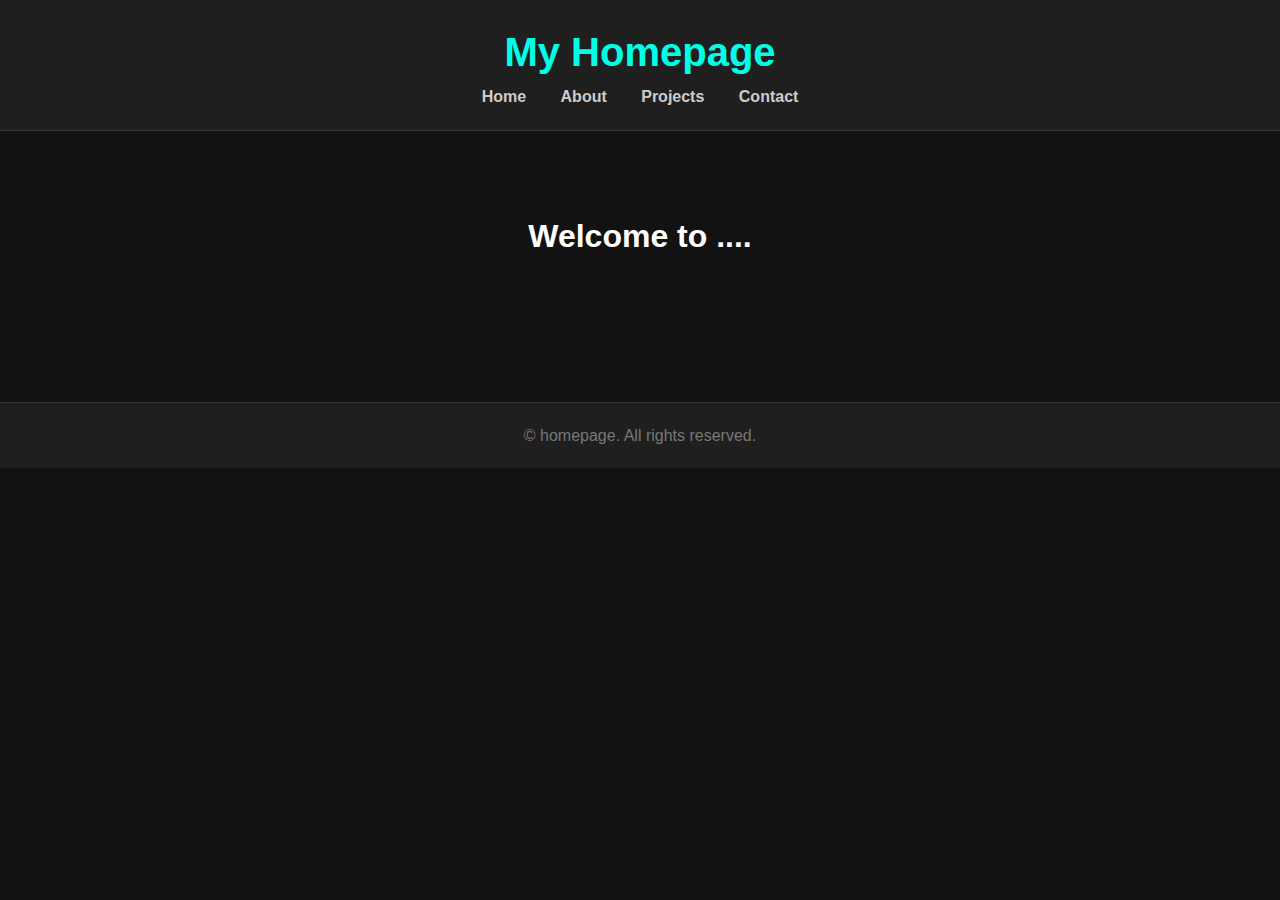
<file: index.html>
<!DOCTYPE html>
<html lang="en">
<head>
  <meta charset="UTF-8" />
  <meta name="viewport" content="width=device-width, initial-scale=1.0"/>
  <title>homepage</title>
  <link rel="stylesheet" href="index.css" />
  
</head>
<body>
  <header>
    <h1>My Homepage</h1>
    <nav>
      <a href="#">Home</a>
      <a href="#">About</a>
      <a href="#">Projects</a>
      <a href="#">Contact</a>
    </nav>
  </header>

  <section class="hero">
    <h2>Welcome to ....</h2>

  </section>

  <footer>
    <p>&copy; homepage. All rights reserved.</p>
  </footer>
</body>
</html>
</file>
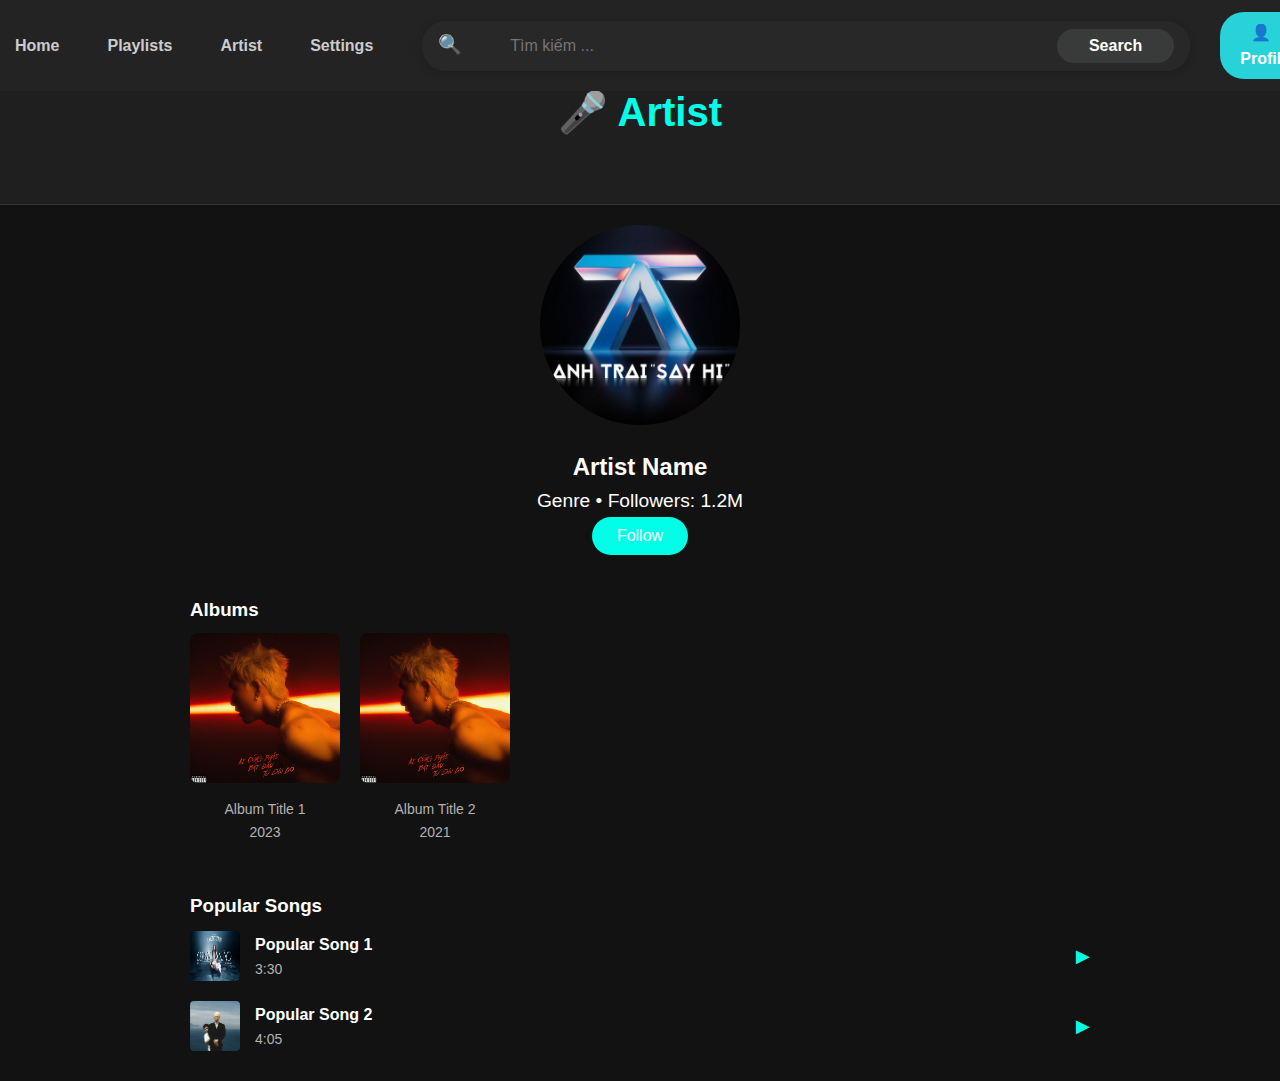
<file: index/artist.html>
<!DOCTYPE html>
<html lang="vi">
<head>
  <meta charset="UTF-8" />
  <meta name="viewport" content="width=device-width, initial-scale=1" />
  <title>Artist - My Music</title>
  <link rel="stylesheet" href="../css/index.css" /> 
    <link rel="stylesheet" href="../css/artist.css" />
</head>
<body>

<header>
    <h1>🎤 Artist</h1>
</section>

  <nav>
  <a href="../index/index.html">Home</a>
  <a href="../index/playlist.html">Playlists</a>
  <a href="../index/artist.html">Artist</a>
  <a href="../index/setting.html">Settings</a>
<div class="search-bar">
  <span class="search-icon" style="margin-right:8px;">🔍</span>
  <input type="text" placeholder="Tìm kiếm ...">
  <button>Search</button>
</div>

 <a href="profile.html" class="profile-btn"><span style="margin-right:8px;">👤</span>Profile</a>
</nav>
</header>

<main class="artist-container">
  <div class="artist-info">
    <img src="../asset/atsh.png" alt="Artist Image" class="artist-photo" />
    <h2>Artist Name</h2>
    <p>Genre • Followers: 1.2M</p>
    <button class="btn-follow">Follow</button>
  </div>

  <section class="artist-albums">
    <h3>Albums</h3>
    <ul class="album-list">
      <li class="album-item">
        <img src="../asset/aicungbatdautudaudo.png" alt="Album Cover" />
        <div>Album Title 1</div>
        <div>2023</div>
      </li>

      <li class="album-item">
        <img src="../asset/aicungbatdautudaudo.png" alt="Album Cover" />
        <div>Album Title 2</div>
        <div>2021</div>
      </li>
    </ul>
  </section>

  <section class="artist-songs">
    <h3>Popular Songs</h3>
    <ul class="song-list">
      <li class="song-item">
        <img src="../asset/cokhinao.png" alt="Song Cover" />
        <div class="song-info">
          <strong>Popular Song 1</strong>
          <span>3:30</span>
        </div>
        <button class="btn-play-small">▶</button>
      </li>
      <li class="song-item">
        <img src="../asset/danhdoi.png" alt="Song Cover" />
        <div class="song-info">
          <strong>Popular Song 2</strong>
          <span>4:05</span>
        </div>
        <button class="btn-play-small">▶</button>
      </li>
    </ul>
  </section>

</main>

</body>
</html>
</file>
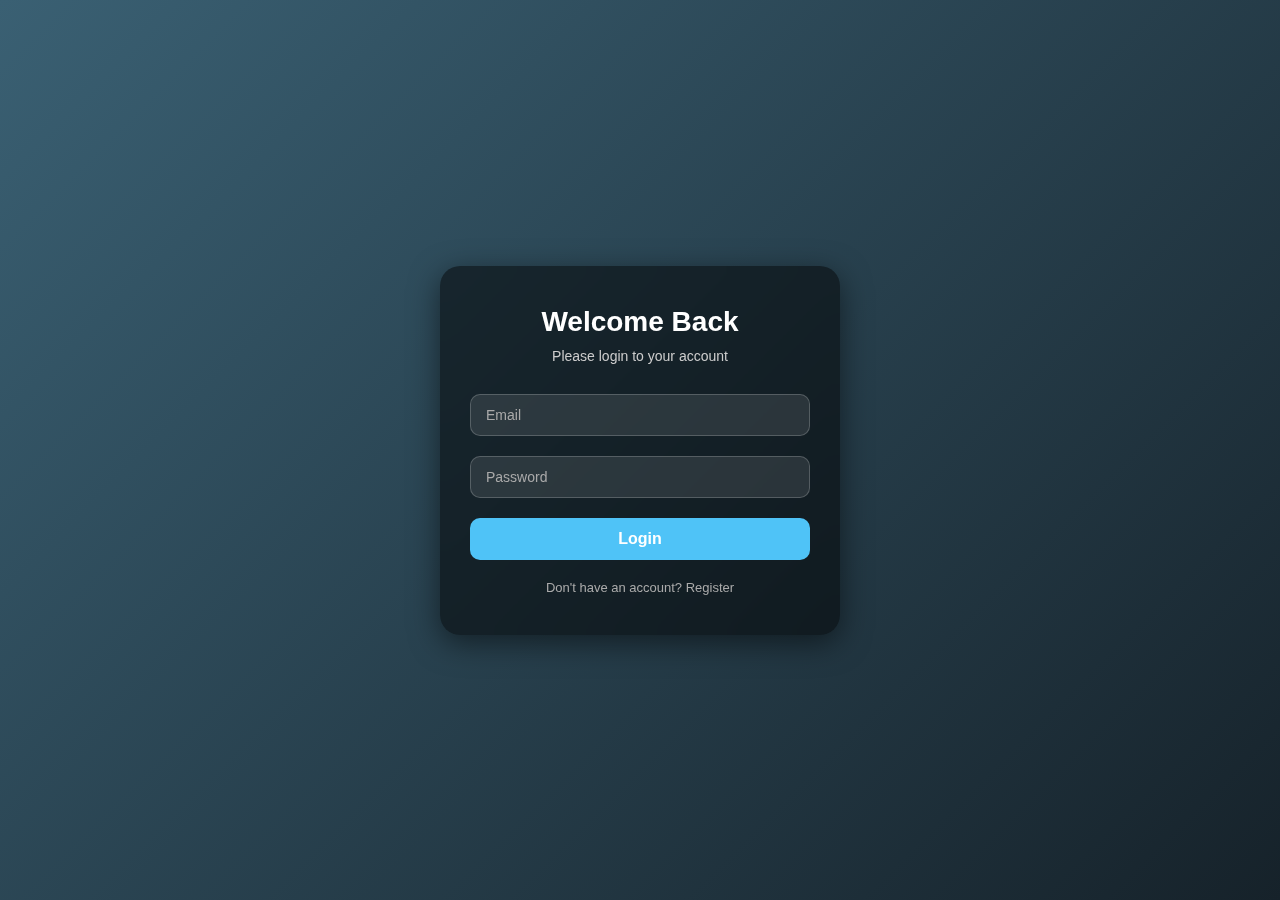
<file: index/login,register.html>
<!DOCTYPE html>
<html lang="en">
<head>

  <meta charset="UTF-8" />
  <meta name="viewport" content="width=device-width, initial-scale=1.0" />
  <title>Login & Register</title>

  <link rel="stylesheet" href="../css/login,register.css" />
</head>
<body>
  <div class="background">
    <div class="login-card">
      <div id="login-form" class="form-container active">
        <h2>Welcome Back</h2>
        <p>Please login to your account</p>
        <form id="login">
          <div class="input-group">
            <input id="email" type="text" placeholder="Email" required />
          </div>
          <div class="input-group">
            <input id="password" type="password" placeholder="Password" required />
          </div>
          <button type="submit">Login</button>
       
        </form>
        <span class="toggle-link" onclick="showRegister()">Don't have an account? Register</span>
      </div>

      <div id="register-form" class="form-container">
        <h2>Create Account</h2>
        <p>Please fill in the details</p>
        <form id="register">
          <div class="input-group">
            <input id="username" type="text" placeholder="Username" required />
          </div>
          <div class="input-group">
            <input id="email2" type="email" placeholder="Email" required />
          </div>
          <div class="input-group">
            <input id="password2" type="password" placeholder="Password" required />
          </div>
          <div class="input-group">
            <input id="confirmpassword" type="password" placeholder="Confirm Password" required />
          </div>
          <button type="submit">Register</button>
        </form>
        <span class="toggle-link" onclick="showLogin()">Already have an account? Login</span>
      </div>
    </div>
  </div>

  
<script src="../js/login.js"></script>
<script src="../js/register.js"></script>

</body>
</html>
</file>
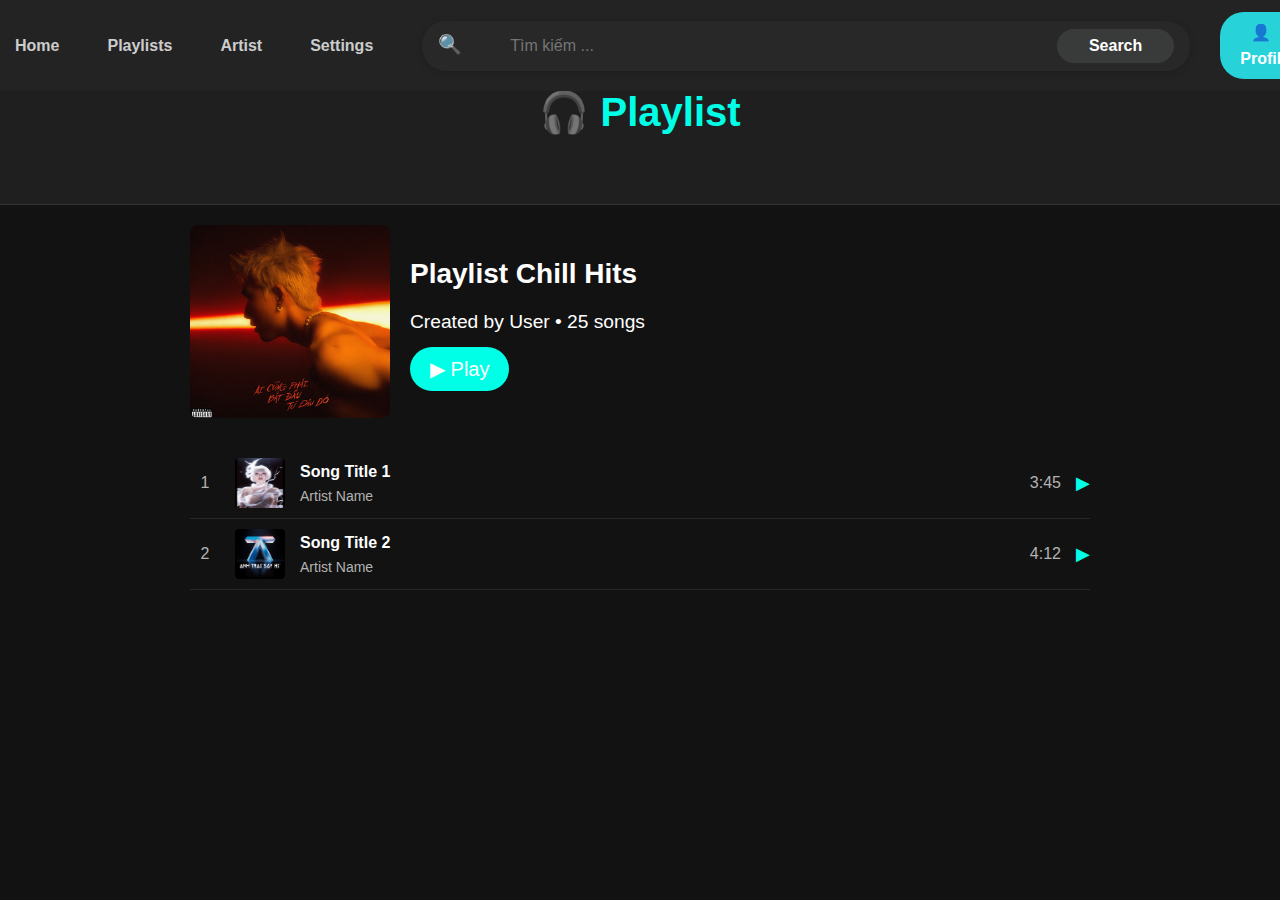
<file: index/playlist.html>
<!DOCTYPE html>
<html lang="vi">
<head>
  <meta charset="UTF-8" />
  <meta name="viewport" content="width=device-width, initial-scale=1" />
  <title>Playlist - My Music</title>
  <link rel="stylesheet" href="../css/index.css" />  
  <link rel="stylesheet" href="../css/playlist.css" />  
</head>
<body>

<header>
  <h1>🎧 Playlist</h1>
  <nav>
  <a href="../index/index.html">Home</a>
  <a href="../index/playlist.html">Playlists</a>
  <a href="../index/artist.html">Artist</a>
  <a href="../index/setting.html">Settings</a>
<div class="search-bar">
  <span class="search-icon" style="margin-right:8px;">🔍</span>
  <input type="text" placeholder="Tìm kiếm ...">
  <button>Search</button>
</div>

 <a href="profile.html" class="profile-btn"><span style="margin-right:8px;">👤</span>Profile</a>
</nav>

</header>

<main class="playlist-container">
  <div class="playlist-info">
    <img src="../asset/aicungbatdautudaudo.png" alt="Playlist Cover" class="playlist-cover" />
    <div class="playlist-details">
      <h2>Playlist Chill Hits</h2>
      <p>Created by User • 25 songs</p>
      <button class="btn-play">▶ Play</button>
    </div>
  </div>

  <ul class="song-list">
    <li class="song-item">
      <div class="song-index">1</div>
      <img src="../asset/hansara.png" alt="Song Cover" />
      <div class="song-info">
        <strong>Song Title 1</strong>
        <span>Artist Name</span>
      </div>
      <div class="song-duration">3:45</div>
      <button class="btn-play-small">▶</button>
    </li>

    <li class="song-item">
      <div class="song-index">2</div>
      <img src="../asset/atsh.png" alt="Song Cover" />
      <div class="song-info">
        <strong>Song Title 2</strong>
        <span>Artist Name</span>
      </div>
      <div class="song-duration">4:12</div>
      <button class="btn-play-small">▶</button>
    </li>

  
  </ul>
</main>

</body>
</html>
</file>
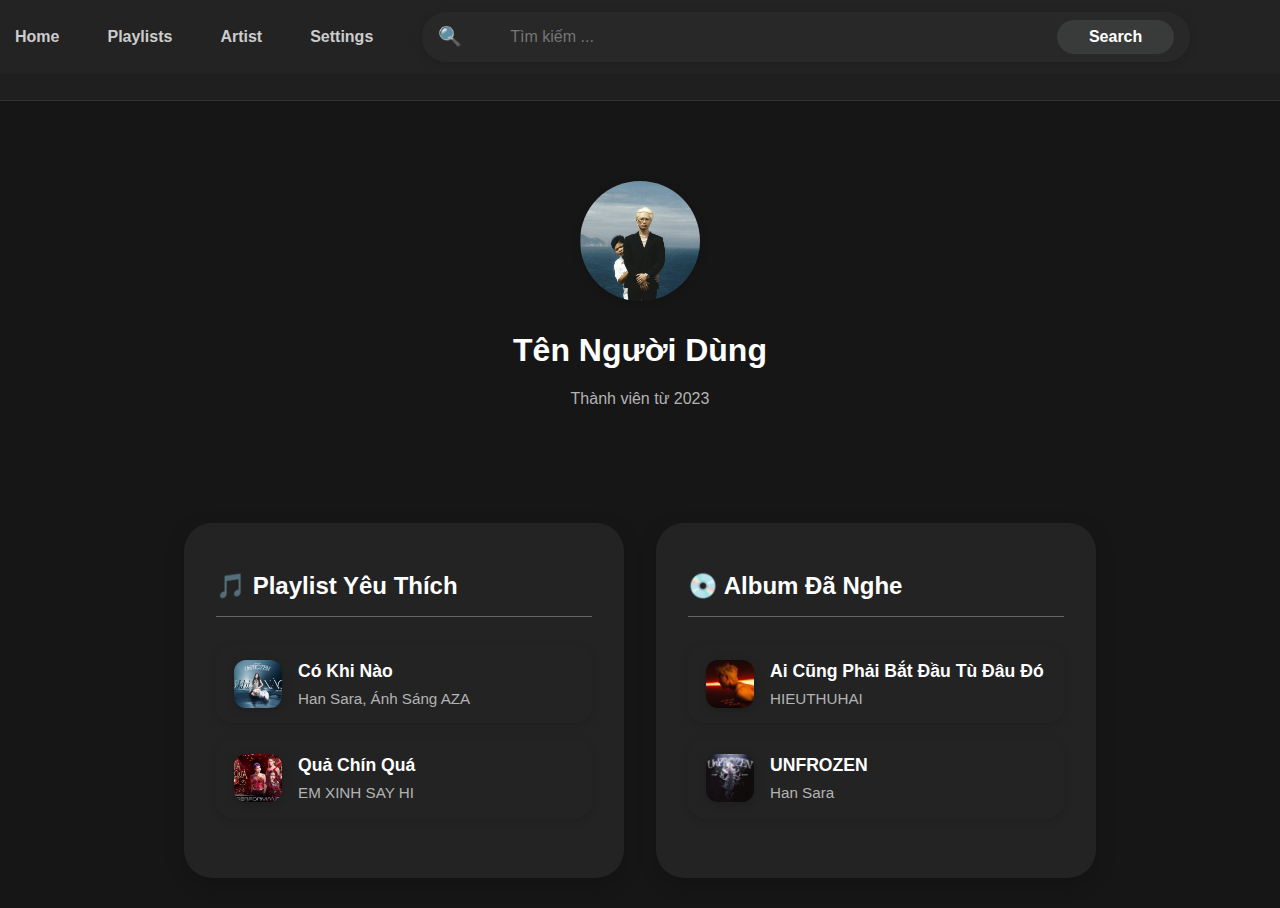
<file: index/profile.html>
<!DOCTYPE html>
<html lang="en">
<head>
  <meta charset="UTF-8" />
  <meta name="viewport" content="width=device-width, initial-scale=1.0"/>
  <title>Profile</title>
  <link rel="stylesheet" href="../css/index.css" />
</head>
<body>
  <header>
    <nav>
    <nav>
  <a href="../index/index.html">Home</a>
  <a href="../index/playlist.html">Playlists</a>
  <a href="../index/artist.html">Artist</a>
  <a href="../index/setting.html">Settings</a>
<div class="search-bar">
  <span class="search-icon" style="margin-right:8px;">🔍</span>
  <input type="text" placeholder="Tìm kiếm ...">
  <button>Search</button>
</div>
    </nav>
  </header>

  <section class="hero" style="text-align:center;">
    <img src="../asset/danhdoi.png" alt="Avatar" style="width:120px;height:120px;border-radius:50%;box-shadow:0 2px 8px rgba(0,0,0,0.18);margin-bottom:16px;">
    <h2 style="color:#fff;">Tên Người Dùng</h2>
    <div style="color:#b3b3b3;">Thành viên từ 2023</div>
  </section>

  <div class="section-row">
    <div class="title">
      <h2>🎵 Playlist Yêu Thích</h2>
      <ul>
        <li>
          <img src="../asset/cokhinao.png" alt="Có Khi Nào">
          <div>
            <strong>Có Khi Nào</strong>
            <div class="author">Han Sara, Ánh Sáng AZA</div>
          </div>
        </li>
        <li>
          <img src="../asset/quachinqua.png" alt="Quả Chín Quá">
          <div>
            <strong>Quả Chín Quá</strong>
            <div class="author">EM XINH SAY HI</div>
          </div>
        </li>
      </ul>
    </div>
    <div class="title">
      <h2>💿 Album Đã Nghe</h2>
      <ul>
        <li>
          <img src="../asset/aicungbatdautudaudo.png" alt="Ai Cũng Phải Bắt Đầu Tù Đâu Đó">
          <div>
            <strong>Ai Cũng Phải Bắt Đầu Tù Đâu Đó</strong>
            <div class="author">HIEUTHUHAI</div>
          </div>
        </li>
        <li>
          <img src="../asset/unfrozen.png" alt="UNFROZEN">
          <div>
            <strong>UNFROZEN</strong>
            <div class="author">Han Sara</div>
          </div>
        </li>
      </ul>
    </div>
  </div>
</body>
</html>
</file>
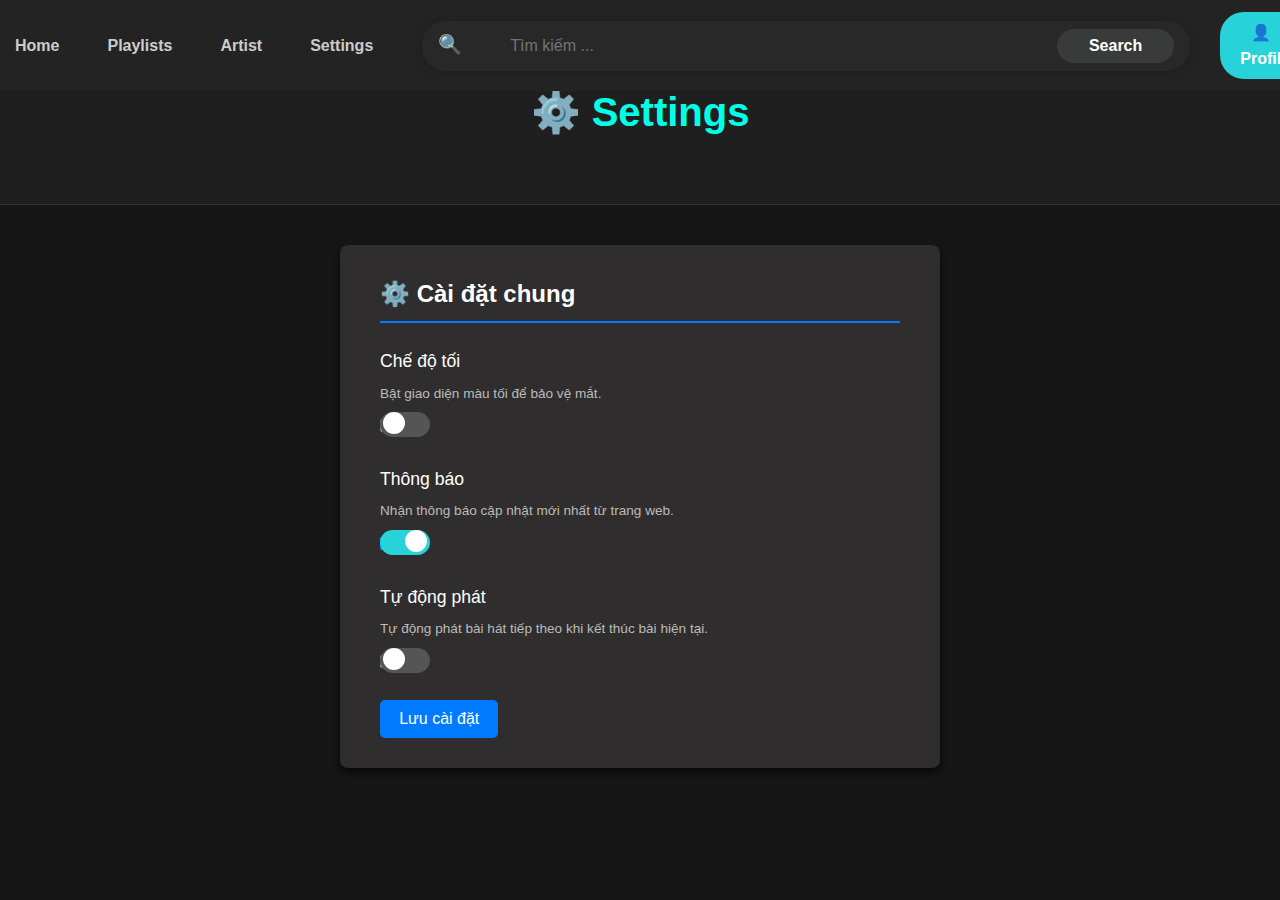
<file: index/setting.html>
<!DOCTYPE html>
<html lang="en">
<head>
  <meta charset="UTF-8" />
  <meta name="viewport" content="width=device-width, initial-scale=1.0"/>
  <title>Settings</title>
  <link rel="stylesheet" href="../css/index.css" />
  <link rel="stylesheet" href="../css/setting.css" />
</head>
<body>
<header>
  <h1>⚙️ Settings</h1>
  <nav>
  <a href="../index/index.html">Home</a>
  <a href="../index/playlist.html">Playlists</a>
  <a href="../index/artist.html">Artist</a>
  <a href="../index/setting.html">Settings</a>
<div class="search-bar">
  <span class="search-icon" style="margin-right:8px;">🔍</span>
  <input type="text" placeholder="Tìm kiếm ...">
  <button>Search</button>
</div>

 <a href="profile.html" class="profile-btn"><span style="margin-right:8px;">👤</span>Profile</a>
</nav>
</header>


<section class="settings-content">
  <h2>⚙️ Cài đặt chung</h2>
  

  <div class="setting-item">
    <span>Chế độ tối</span>
     <small class="setting-note">Bật giao diện màu tối để bảo vệ mắt.</small>
    <label class="toggle-switch">
      <input type="checkbox" />
      <span class="slider"></span>
    </label>
  </div>

  <div class="setting-item">
    <span>Thông báo</span>
     <small class="setting-note">Nhận thông báo cập nhật mới nhất từ trang web.</small>
    <label class="toggle-switch">
      <input type="checkbox" checked />
      <span class="slider"></span>
    </label>
  </div>

  <div class="setting-item">
    <span>Tự động phát</span>
     <small class="setting-note">Tự động phát bài hát tiếp theo khi kết thúc bài hiện tại.</small>
    <label class="toggle-switch">
      <input type="checkbox" />
      <span class="slider"></span>
    </label>
  </div>

  
  <button type="button" onclick="alert('Lưu cài đặt thành công!')">Lưu cài đặt</button>
</section>



</body>
</html>
</file>
<file: index.css>
* {
      margin: 0;
      padding: 0;
      box-sizing: border-box;
    }

    body {
      font-family: Arial, sans-serif;
      background-color: #121212;
      color: #ffffff;
      line-height: 1.6;
    }

    header {
      background-color: #1f1f1f;
      padding: 20px;
      text-align: center;
      border-bottom: 1px solid #333;
    }

    header h1 {
      font-size: 2.5em;
      color: #00ffe7;
    }

    nav a {
      color: #cccccc;
      margin: 0 15px;
      text-decoration: none;
      font-weight: bold;
    }

    nav a:hover {
      color: #00ffe7;
    }

    .hero {
      padding: 80px 20px;
      text-align: center;
    }

    .hero h2 {
      font-size: 2em;
      margin-bottom: 10px;
    }

    .hero p {
      font-size: 1.2em;
      color: #aaaaaa;
    }

    footer {
      text-align: center;
      padding: 20px;
      background-color: #1f1f1f;
      border-top: 1px solid #333;
      color: #777;
      margin-top: 50px;
    }
</file>
<file: css/index.css>
:root, [data-bs-theme=light] {
    --bs-body-bg: #171616 ;
  }
   
   
   * {
      margin: 0;
      padding: 0;
      box-sizing: border-box;
    }

    body {
      font-family: 'Segoe UI', Tahoma, Geneva, Verdana, sans-serif;
      background-color: var(--bs-body-bg);
      color: #ffffff;
      line-height: 1.6;
    }

    header {
      background-color: #1f1f1f;
      padding: 20px;
      text-align: center;
      border-bottom: 1px solid #333;
    }

    header h1 {
      font-size: 2.5em;
      color: #00ffe7;
    }
/* nav */
nav {
  position: fixed;
  top: 0;
  left: 0;
  width: 100%;
  z-index: 1000;
  background: #232323;
  padding: 12px 0;
  display: flex;
  align-items: center;
  gap: 18px;
}
    nav a {
      color: #cccccc;
      margin: 0 15px;
      text-decoration: none;
      font-weight: bold;
    }

    nav a:hover {
      color: #00ffe7;
    }

    .hero {
      padding: 80px 20px;
      text-align: center;
    }

    .hero h2 {
      font-size: 2em;
      margin-bottom: 10px;
    }

    .hero p {
      font-size: 1.2em;
      color: #aaaaaa;
    }

    footer {
      text-align: center;
      padding: 20px;
      background-color: #1f1f1f;
      border-top: 1px solid #333;
      color: #777;
      margin-top: 50px;
    }

    .container {
      background-color: rgba(255, 255, 255, 0.1);
      border-radius: 16px;
      padding: 24px;
      max-width: 480px;
      margin: 0 auto;
      box-shadow: 0 6px 12px rgba(0,0,0,0.25);
    }

    h1 {
      font-size: 3em;
      margin-bottom: 20px;
    }


    p {
      font-size: 1.2em;
    }
    
    h1 {
      text-align: center;
      margin-bottom: 40px;
    }
        .search-bar .search-icon {
  font-size: 1.2em;
  color: #fff;
  margin-right: 8px;
}
/* search  */
.search-bar {
  background: #282828;
  padding: 8px 16px;
  border-radius: 24px;
  display: flex;
  align-items: center;
  gap: 8px;
  box-shadow: 0 2px 8px rgba(0,0,0,0.15);
  max-width: 400px;
  margin: 0 auto;
}

.search-bar:focus-within {
  border: 2px solid #fff;
}

.search-bar input[type="text"] {
  background: transparent;
  color: #fff;
  border: none;
  padding: 8px 0 8px 32px;
  border-radius: 24px;
  font-size: 1em;
  width: 100%;
  outline: none;
}

.search-bar input[type="text"]:focus {
  background: #333;
}

.search-bar button {
  background: #383b39;
  color: #fff;
  border: none;
  padding: 8px 32px;
  border-radius: 24px;
  font-weight: bold;
  cursor: pointer;
  transition: background 0.2s;
  font-size: 1em;
}

.search-bar button:hover {
  background: #27d3d9;
   color: #000;
}


.search-bar {
  flex: 0 0 60%;
  width: 60%;
  max-width: none;
  margin-left: 16px;
}

.search-bar input[type="text"] {
  width: 100%;
  min-width: 180px;
}

/* search*/
/* ...profile button... */
.main-nav {
  display: flex;
  align-items: center;
}

.profile-btn {
  margin-left: 16px;
}


body {
  padding-top: 60px;
}

nav .profile-top-right {
  margin-left: auto;
}
nav .profile-btn {
  background: #27d3d9;
  color: #fff !important;
  padding: 8px 20px;
  border-radius: 24px;
  margin-left: 12px;
  font-weight: bold;
  text-decoration: none;
  transition: background 0.2s, color 0.2s;
  border: none;
  display: inline-block;
}


nav .profile-btn:hover {
  background: #00ffe7 !important;
  color: #232323 !important;
  box-shadow: 0 2px 8px rgba(0,255,231,0.15);
}

/* ...profile button... */
/* nav */

/* title */
    .title {
      background-color: rgba(255, 255, 255, 0.1);
      padding: 20px;
      border-radius: 16px;
      margin-bottom: 30px;
      box-shadow: 0 4px 8px rgba(0,0,0,0.2);
    }

    .title h2 {
      border-bottom: 1px solid rgba(255,255,255,0.3);
      padding-bottom: 10px;
    }

    ul {
      list-style-type: none;
      padding-left: 0;
    }

    li {
      padding: 8px 0;
    }
   
.title ul li img {
  width: 48px;
  height: 48px;
  object-fit: cover;
  margin-right: 12px;
  vertical-align: middle;
  box-shadow: 0 2px 8px rgba(0,0,0,0.15);
}

.title ul li img[style*="border-radius:50%"] {
  border-radius: 50%;
}

.title ul li img:not([style*="border-radius:50%"]) {
  border-radius: 12px;
}

.title ul {
  list-style: none;
  padding: 0;
}

.title ul li {
  display: flex;
  align-items: center;
  background: #232323;
  border-radius: 16px;
  margin-bottom: 16px;
  padding: 12px 18px;
  box-shadow: 0 2px 8px rgba(0,0,0,0.12);
  transition: background 0.2s;
}

.title ul li:hover {
  background: #2a2a2a;
}

.title ul li img {
  width: 48px;
  height: 48px;
  object-fit: cover;
  margin-right: 16px;
  box-shadow: 0 2px 8px rgba(0,0,0,0.18);
}

.title ul li img[style*="border-radius:50%"] {
  border-radius: 50%;
}

.title ul li img:not([style*="border-radius:50%"]) {
  border-radius: 12px;
}

.title ul li strong {
  color: #fff;
  font-size: 1.1em;
}

.title ul li,
.title ul li * {
  color: #eaeaea;
}

   
.title ul {
  list-style: none;
  padding: 0;
}

.title ul li {
  display: flex;
  align-items: center;
  background: #232323;
  border-radius: 16px;
  margin-bottom: 16px;
  padding: 12px 18px;
  box-shadow: 0 2px 8px rgba(0,0,0,0.12);
  transition: background 0.2s;
}

.title ul li:hover {
  background: #2a2a2a;
}

.title ul li img {
  width: 48px;
  height: 48px;
  object-fit: cover;
  margin-right: 16px;
  box-shadow: 0 2px 8px rgba(0,0,0,0.18);
}

.title ul li img[style*="border-radius:50%"] {
  border-radius: 50%;
}

.title ul li img:not([style*="border-radius:50%"]) {
  border-radius: 12px;
}

.title ul li strong {
  color: #fff;
  font-size: 1.1em;
}

.title ul li,
.title ul li * {
  color: #eaeaea;
}
/* title */

/* music-cards */
.section-row {
  display: flex;
  gap: 32px;
  justify-content: center;
  margin-top: 32px;
  flex-wrap: wrap;
}

.section-row .title {
  background: #232323;
  border-radius: 28px;
  padding: 44px 32px;
  min-width: 380px;
  max-width: 440px;
  flex: 1 1 380px;
  box-shadow: 0 6px 20px rgba(0,0,0,0.18);
}

.section-row .title h2 {
  color: #fff;
  margin-bottom: 28px;
  font-size: 1.5em;
}


.title ul {
  list-style: none;
  padding: 0;
}

.title ul li {
  display: flex;
  align-items: center;
  background: #232323;
  border-radius: 16px;
  margin-bottom: 16px;
  padding: 12px 18px;
  box-shadow: 0 2px 8px rgba(0,0,0,0.12);
  transition: background 0.2s;
}

.title ul li:hover {
  background: #2a2a2a;
}

.title ul li img {
  width: 48px;
  height: 48px;
  object-fit: cover;
  margin-right: 16px;
  box-shadow: 0 2px 8px rgba(0,0,0,0.18);
  border-radius: 12px;
}

.title ul li strong {
  color: #fff;
  font-size: 1.1em;
}

.title ul li,
.title ul li * {
  color: #eaeaea;
}

.title ul li > div {
  display: flex;
  flex-direction: column;
}

.title ul li .author {
  font-size: 0.95em;
  color: #b3b3b3;
  margin-top: 2px;
  transition: color 0.2s;
  cursor: pointer;
}

.title ul li .author:hover {
  color: #fff;
}
/* music-cards */




/* bai hat khac */
.horizontal-list {
  display: flex;
  flex-direction: row;
  gap: 24px;
  overflow-x: auto;
  padding-bottom: 8px;
  scrollbar-width: thin;
}

.horizontal-list li {
  min-width: 200px;
  background: #232323;
  border-radius: 16px;
  padding: 0;
  box-shadow: 0 2px 8px rgba(0,0,0,0.12);
  display: flex;
  align-items: stretch;
  justify-content: center;
}

.card {
  display: flex;
  flex-direction: column;
  align-items: center;
  padding: 18px 12px;
  width: 200px;
    box-sizing: border-box;
}
/* play buton */
.card {
  position: relative; 
}

.play-btn {
  position: absolute;
  bottom: 12px;
  right: 12px;
  background-color: rgba(0, 0, 0, 0.6);
  color: white;
  border: none;
  border-radius: 50%;
  width: 40px;
  height: 40px;
  font-size: 18px;
  display: none;
  align-items: center;
  justify-content: center;
  cursor: pointer;
  z-index: 1;
  transition: background-color 0.2s ease, color 0.2s ease;
}

.card:hover .play-btn {
  display: flex;
}

.play-btn:hover {
  background-color: #27d3d9;
  color: #000;
}


.card:hover .play-btn {
  display: flex; 
}
/* play button */

.card img {
  width: 200px !important;
  height: 200px!important;
  object-fit: cover;
  border-radius: 12px;
  margin-bottom: 12px;
  box-shadow: 0 2px 8px rgba(0,0,0,0.15);
}

.card .info {
  text-align: center;
}

.card strong {
  font-size: 1.1em;
  color: #fff;
  margin-bottom: 4px;
  display: block;
}

.card .author {
  color: #27d3d9;
  font-size: 0.95em;
  margin-top: 2px;
}
/* bai hat khac */

/* scroll bar  */
.horizontal-list {
  display: flex;
  flex-direction: row;
  gap: 24px;
  overflow-x: auto;
  overflow-y: hidden;
  padding-bottom: 8px;
  scrollbar-width: thin;
  scrollbar-color: #888 transparent;
}

.horizontal-list::-webkit-scrollbar {
  height: 8px;
}

.horizontal-list::-webkit-scrollbar-thumb {
  background-color: #888;
  border-radius: 4px;
}

.horizontal-list::-webkit-scrollbar-thumb:hover {
  background-color: #555;
}

.horizontal-list li {
  min-width: 320px;
  flex: 0 0 auto;
}
/* scroll bar */
/* player banner */
.player-banner { position: fixed;
  bottom: 0;
  left: 0;
  right: 0;
  background: #222;
  color: white;
  padding: 10px 20px;
  display: none;
  align-items: center;
  justify-content: space-between;
  z-index: 9999;}
  

.player-banner {
  position: fixed;
  bottom: 0;
  left: 0;
  right: 0;

  height: 70px;
  background-color: #1e1e1e;
  color: #fff;
  display: flex;
  align-items: center;
  gap: 15px;
  padding: 10px 20px;
  box-shadow: 0 -2px 10px rgba(0, 0, 0, 0.5);

  font-family: sans-serif;
  z-index: 1000;

  display: none; /* Ẩn mặc định, hiện khi có bài đang phát */
  
}

.player-banner #now-playing-info {
  flex-grow: 1;
  font-size: 16px;
  white-space: nowrap;
  overflow: hidden;
  text-overflow: ellipsis;
}

.player-banner audio {
  flex-shrink: 0;
  width: 300px;
}
audio {
  width: 300px;         /* Chiều rộng mong muốn */
  height: 32px;         /* Một số trình duyệt có chiều cao cố định */
  background-color: #222; /* Nền bên ngoài, nếu có */
  border-radius: 6px;   /* Bo góc */
  outline: none;        /* Loại bỏ đường viền khi focus */
}

.custom-audio-player {
  display: flex;
  align-items: center;
  gap: 10px;
  background: #222;
  padding: 10px 15px;
  border-radius: 8px;
  color: white;
  font-family: sans-serif;
  width: 100%;
  max-width: 600px;
}

.custom-audio-player button {
  background: none;
  border: none;
  color: white;
  font-size: 20px;
  cursor: pointer;
}

.custom-audio-player input[type="range"] {
  flex-grow: 1;
  height: 5px;
  accent-color: #4caf50; /* màu của thanh tiến độ */
}

/* .player-banner */
</file>
<file: css/artist.css>
/* artist.css */
body {
  background-color: #121212;
  color: #fff;
  font-family: 'Segoe UI', Tahoma, Geneva, Verdana, sans-serif;
  margin: 0;
}

.artist-container {
  max-width: 900px;
  margin: 20px auto;
}

.artist-info {
  text-align: center;
  margin-bottom: 40px;
}

.artist-photo {
  width: 200px;
  height: 200px;
  border-radius: 50%;
  object-fit: cover;
  margin-bottom: 15px;
}

.btn-follow {
  background-color: #00ffe7;
  border: none;
  color: #fff;
  padding: 10px 25px;
  border-radius: 50px;
  font-size: 16px;
  cursor: pointer;
  transition: background-color 0.3s ease;
}

.btn-follow:hover {
  background-color: #00ffe7;
}

.album-list {
  display: flex;
  gap: 20px;
  overflow-x: auto;
  padding-bottom: 10px;
  margin-bottom: 30px;
}

.album-item {
  flex: 0 0 150px;
  text-align: center;
  cursor: pointer;
}

.album-item img {
  width: 150px;
  height: 150px;
  border-radius: 8px;
  margin-bottom: 8px;
}

.album-item div {
  color: #b3b3b3;
  font-size: 14px;
}

.artist-songs .song-list {
  list-style: none;
  padding: 0;
  margin: 0;
}

.artist-songs .song-list .song-item {
  display: flex;
  align-items: center;
  gap: 15px;
  padding: 10px 0;
  border-bottom: none;
}

.artist-songs .song-item img {
  width: 50px;
  height: 50px;
  border-radius: 4px;
}

.artist-songs .song-info {
  flex-grow: 1;
  display: flex;
  flex-direction: column;
}

.artist-songs .song-info strong {
  font-size: 16px;
}

.artist-songs .song-info span {
  font-size: 14px;
  color: #b3b3b3;
}

.btn-play-small {
  background: none;
  border: none;
  color: #00ffe7;
  font-size: 18px;
  cursor: pointer;
}
</file>
<file: css/playlist.css>
/* playlist.css */
body {
  background-color: #121212;
  color: #fff;
  font-family: 'Segoe UI', Tahoma, Geneva, Verdana, sans-serif;
  margin: 0;

}

.playlist-container {
  max-width: 900px;
  margin: 20px auto;
}

.playlist-info {
  display: flex;
  align-items: center;
  gap: 20px;
  margin-bottom: 30px;
}

.playlist-cover {
  width: 200px;
  border-radius: 8px;
}

.playlist-details h2 {
  margin: 0 0 10px 0;
  font-size: 28px;
}

.btn-play {
  background-color: #00ffe7;
  border: none;
  color: #fff;
  font-size: 20px;
  padding: 10px 20px;
  border-radius: 50px;
  cursor: pointer;
  margin-top: 10px;
  transition: background-color 0.3s ease;
}

.btn-play:hover {
  background-color: #00ffe7;
}

.song-list {
  list-style: none;
  padding: 0;
  margin: 0;
}

.song-item {
  display: flex;
  align-items: center;
  gap: 15px;
  padding: 10px 0;
  border-bottom: 1px solid #282828;
}

.song-index {
  width: 30px;
  text-align: center;
  color: #b3b3b3;
}

.song-item img {
  width: 50px;
  height: 50px;
  border-radius: 4px;
}

.song-info {
  flex-grow: 1;
  display: flex;
  flex-direction: column;
}

.song-info strong {
  font-size: 16px;
}

.song-info span {
  font-size: 14px;
  color: #b3b3b3;
}

.song-duration {
  width: 50px;
  text-align: right;
  color: #b3b3b3;
}

.btn-play-small {
  background: none;
  border: none;
  color: #00ffe7;
  font-size: 18px;
  cursor: pointer;
}
</file>
<file: css/setting.css>
/* search-bar */
    /* .search-bar .search-icon {
  font-size: 1.2em;
  color: #fff;
  margin-right: 8px;
}
.search-bar {
  background: #282828;
  padding: 8px 16px;
  border-radius: 24px;
  display: flex;
  align-items: center;
  gap: 8px;
  box-shadow: 0 2px 8px rgba(0,0,0,0.15);
  max-width: 400px;
  margin: 0 auto;
}

.search-bar:focus-within {
  border: 2px solid #fff;
}

.search-bar input[type="text"] {
  background: transparent;
  color: #fff;
  border: none;
  padding: 8px 0 8px 32px;
  border-radius: 24px;
  font-size: 1em;
  width: 100%;
  outline: none;
}

.search-bar input[type="text"]:focus {
  background: #333;
}

.search-bar button {
  background: #383b39;
  color: #fff;
  border: none;
  padding: 8px 32px;
  border-radius: 24px;
  font-weight: bold;
  cursor: pointer;
  transition: background 0.2s;
  font-size: 1em;
}

.search-bar button:hover {
  background: #27d3d9;
   color: #000;
}


nav {
  display: flex;
  align-items: center;
  gap: 18px;
  position: relative;
}

.search-bar {
  flex: 0 0 60%;
  width: 60%;
  max-width: none;
  margin-left: 16px;
}

.search-bar input[type="text"] {
  width: 100%;
  min-width: 180px;
} */
/* search-bar */
 
 
 /* setting card */
 
 .settings-content {
  max-width: 600px;
  margin: 40px auto;
  background-color: #2f2d2d; 
  border-radius: 8px;
  padding: 30px 40px;
  box-shadow: 0 4px 8px rgba(0,0,0,0.7);  
  color: white;  
}
    .settings-content h2 {
      margin-bottom: 1.5rem;
      font-weight: 700;
      border-bottom: 2px solid #007bff;
      padding-bottom: 0.5rem;
    }
    .settings-content h2,
.settings-content label {
  color: white;
}
    .setting-item {
      margin-bottom: 1.2rem;
    }
    label {
      display: block;
      margin-bottom: 0.3rem;
      font-weight: 600;
    }
    select, input[type="checkbox"] {
      cursor: pointer;
    }
    button {
      background-color: #007bff;
      border: none;
      color: white;
      padding: 0.6rem 1.2rem;
      font-size: 1rem;
      border-radius: 5px;
      cursor: pointer;
    }
    button:hover {
      background-color: #0056b3;
    }
    .settings-content input[type="text"],
.settings-content select {
  background-color: #333;  
  border: 1px solid #555;
  color: white;
}
/* seting card */

check box
.settings-content input[type="checkbox"] {
  opacity: 0;
  width: 0;
  height: 0;
  position: absolute;
}


.toggle-switch {
  position: relative;
  display: inline-block;
  width: 50px;
  height: 28px;
}


.toggle-switch .slider {
  position: absolute;
  cursor: pointer;
  background-color: #555;  
  border-radius: 34px;
  top: 0;
  left: 0;
  right: 0;
  bottom: 0;
  transition: 0.4s;
}


.toggle-switch .slider::before {
  position: absolute;
  content: "";
  height: 22px;
  width: 22px;
  left: 3px;
  bottom: 3px;
  background-color: white;
  border-radius: 50%;
  transition: 0.4s;
}


.settings-content input[type="checkbox"]:checked + .slider {
  background-color: #27d3d9;  
}


.settings-content input[type="checkbox"]:checked + .slider::before {
  transform: translateX(22px);
}
  .setting-item {
    display: flex;
    flex-direction: column;
    align-items: flex-start;
    margin-bottom: 20px;
    font-size: 1.1rem;
  }

  .setting-item span {
    margin-bottom: 3px;
  }
/* check box */

/* setting-note */
.setting-note {
  font-size: 0.85rem;
  color: #bbb;
  margin-top: 4px;
  margin-bottom: 8px; 
}
/* setting-note */
</file>
<file: css/login,register.css>
/* Reset */
    * {
      margin: 0;
      padding: 0;
      box-sizing: border-box;
    }

    body, html {
      height: 100%;
      font-family: "Segoe UI", Tahoma, Geneva, Verdana, sans-serif;
    }

    .background {
      height: 100vh;
      background: linear-gradient(135deg, #3a6073, #16222a);
      display: flex;
      justify-content: center;
      align-items: center;
      padding: 20px;
    }

    .login-card {
      background: rgba(0, 0, 0, 0.5);
      backdrop-filter: blur(12px);
      -webkit-backdrop-filter: blur(12px);
      border-radius: 20px;
      padding: 40px 30px;
      width: 100%;
      max-width: 400px;
      color: #f1f1f1;
      text-align: center;
      box-shadow: 0 8px 30px rgba(0, 0, 0, 0.5);
    }

    .login-card h2 {
      margin-bottom: 10px;
      font-size: 28px;
      color: #ffffff;
    }

    .login-card p {
      font-size: 14px;
      margin-bottom: 30px;
      color: #cccccc;
    }

    .input-group {
      margin-bottom: 20px;
    }

    .input-group input {
      width: 100%;
      padding: 12px 15px;
      background: rgba(255, 255, 255, 0.1);
      border: 1px solid rgba(255, 255, 255, 0.2);
      border-radius: 10px;
      color: #ffffff;
      font-size: 14px;
      outline: none;
      transition: background 0.3s, box-shadow 0.3s;
    }

    .input-group input::placeholder {
      color: #aaaaaa;
    }

    .input-group input:focus {
      background: rgba(255, 255, 255, 0.2);
      box-shadow: 0 0 0 2px #4fc3f7;
    }

    button {
      width: 100%;
      padding: 12px;
      border: none;
      background: #4fc3f7;
      color: #fff;
      border-radius: 10px;
      font-size: 16px;
      font-weight: bold;
      cursor: pointer;
      transition: background 0.3s, transform 0.2s;
    }

    button:hover {
      background: #03a9f4;
      transform: translateY(-2px);
    }

    .footer {
      margin-top: 15px;
    }

    .footer a {
      color: #aaaaaa;
      font-size: 13px;
      text-decoration: none;
    }

    .footer a:hover {
      color: #ffffff;
      text-decoration: underline;
    }

    .toggle-link {
      margin-top: 20px;
      display: block;
      font-size: 13px;
      color: #aaa;
      cursor: pointer;
    }

    .toggle-link:hover {
      color: #fff;
    }

    .form-container {
      display: none;
    }

    .form-container.active {
      display: block;
    }
</file>
